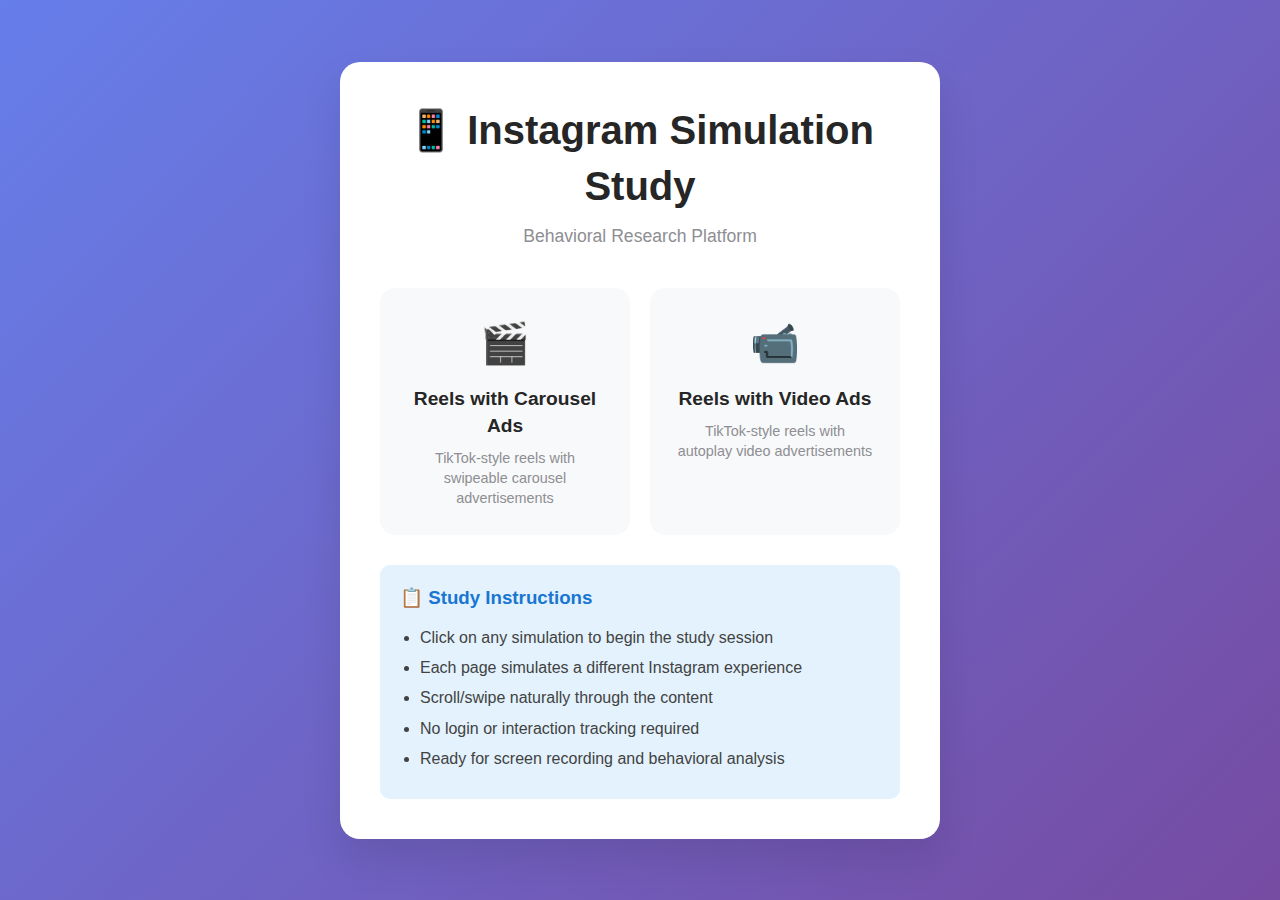
<file: index.html>
<!DOCTYPE html>
<html lang="en">
<head>
    <meta charset="UTF-8">
    <meta name="viewport" content="width=device-width, initial-scale=1.0">
    <title>Instagram Simulation Study</title>
    <link rel="stylesheet" href="css/common.css">
    <style>
        body {
            background: linear-gradient(135deg, #667eea 0%, #764ba2 100%);
            font-family: -apple-system, BlinkMacSystemFont, 'Segoe UI', Roboto, sans-serif;
            margin: 0;
            padding: 20px;
            min-height: 100vh;
            display: flex;
            align-items: center;
            justify-content: center;
        }

        .container {
            background: white;
            border-radius: 20px;
            padding: 40px;
            box-shadow: 0 20px 40px rgba(0,0,0,0.1);
            text-align: center;
            max-width: 600px;
            width: 100%;
        }

        h1 {
            color: #262626;
            margin-bottom: 10px;
            font-size: 2.5rem;
            font-weight: 700;
        }

        .subtitle {
            color: #8e8e93;
            margin-bottom: 40px;
            font-size: 1.1rem;
        }

        .simulation-grid {
            display: grid;
            grid-template-columns: repeat(auto-fit, minmax(250px, 1fr));
            gap: 20px;
            margin-top: 30px;
        }

        .simulation-card {
            background: #f8f9fa;
            border-radius: 15px;
            padding: 25px;
            text-decoration: none;
            color: inherit;
            transition: all 0.3s ease;
            border: 2px solid transparent;
        }

        .simulation-card:hover {
            transform: translateY(-5px);
            box-shadow: 0 10px 25px rgba(0,0,0,0.1);
            border-color: #0095f6;
        }

        .card-icon {
            font-size: 2.5rem;
            margin-bottom: 15px;
            display: block;
        }

        .card-title {
            font-size: 1.2rem;
            font-weight: 600;
            margin-bottom: 8px;
            color: #262626;
        }

        .card-description {
            font-size: 0.9rem;
            color: #8e8e93;
            line-height: 1.4;
        }

        .instructions {
            background: #e3f2fd;
            border-radius: 10px;
            padding: 20px;
            margin-top: 30px;
            text-align: left;
        }

        .instructions h3 {
            color: #1976d2;
            margin-top: 0;
            margin-bottom: 15px;
        }

        .instructions ul {
            margin: 0;
            padding-left: 20px;
        }

        .instructions li {
            margin-bottom: 8px;
            color: #424242;
        }
    </style>
</head>
<body>
    <div class="container">
        <h1>📱 Instagram Simulation Study</h1>
        <p class="subtitle">Behavioral Research Platform</p>
        
        <div class="simulation-grid">
            <a href="reels_carousel.html" class="simulation-card">
                <span class="card-icon">🎬</span>
                <div class="card-title">Reels with Carousel Ads</div>
                <div class="card-description">TikTok-style reels with swipeable carousel advertisements</div>
            </a>
            
            <a href="reels_video.html" class="simulation-card">
                <span class="card-icon">📹</span>
                <div class="card-title">Reels with Video Ads</div>
                <div class="card-description">TikTok-style reels with autoplay video advertisements</div>
            </a>
        </div>

        <div class="instructions">
            <h3>📋 Study Instructions</h3>
            <ul>
                <li>Click on any simulation to begin the study session</li>
                <li>Each page simulates a different Instagram experience</li>
                <li>Scroll/swipe naturally through the content</li>
                <li>No login or interaction tracking required</li>
                <li>Ready for screen recording and behavioral analysis</li>
            </ul>
        </div>
    </div>
</body>
</html>
</file>
<file: css/common.css>
/* Common Styles for Instagram Simulation Study */

/* Reset and Base Styles */
* {
    margin: 0;
    padding: 0;
    box-sizing: border-box;
}

body {
    font-family: -apple-system, BlinkMacSystemFont, 'Segoe UI', Roboto, Helvetica, Arial, sans-serif;
    background: #000;
    color: #fff;
    line-height: 1.4;
    margin: 0;
    padding: 0;
}

/* Simple Container - No Phone Frame */
.phone-container {
    width: 375px;
    max-width: 100%;
    margin: 0 auto;
    background: #000;
    position: relative;
    overflow: hidden;
}

.phone-screen {
    width: 100%;
    background: #000;
    position: relative;
}

/* Instagram Header */
.ig-header {
    background: #000;
    border-bottom: 1px solid #333;
    padding: 12px 16px;
    display: flex;
    align-items: center;
    justify-content: space-between;
    position: sticky;
    top: 0;
    z-index: 100;
}

.ig-logo {
    font-size: 24px;
    font-weight: 600;
    color: #fff;
}

.header-actions {
    display: flex;
    gap: 16px;
    align-items: center;
}

.header-icon {
    font-size: 20px;
    color: #fff;
    cursor: pointer;
}

/* Post Styles */
.post {
    background: #000;
    border-bottom: 1px solid #333;
    margin-bottom: 0;
}

.post-header {
    display: flex;
    align-items: center;
    padding: 12px 16px;
    gap: 12px;
}

.user-avatar {
    width: 32px;
    height: 32px;
    border-radius: 50%;
    background: linear-gradient(45deg, #f09433, #e6683c, #dc2743, #cc2366, #bc1888);
    display: flex;
    align-items: center;
    justify-content: center;
    color: white;
    font-weight: 600;
    font-size: 14px;
}

.username {
    font-weight: 600;
    font-size: 14px;
    color: #fff;
}

.post-location {
    font-size: 12px;
    color: #999;
}

.post-more {
    margin-left: auto;
    font-size: 18px;
    color: #fff;
    cursor: pointer;
}

/* Post Content */
.post-content {
    position: relative;
    width: 100%;
    background: #000;
}

.post-image {
    width: 100%;
    height: auto;
    display: block;
}

.post-video {
    width: 100%;
    height: auto;
    display: block;
}

/* Post Actions */
.post-actions {
    padding: 12px 16px;
    display: flex;
    align-items: center;
    gap: 16px;
}

.action-icon {
    width: 24px;
    height: 24px;
    color: #fff;
    cursor: pointer;
    transition: color 0.2s ease;
}

.action-icon:hover {
    color: #ed4956;
}

.action-icon.liked {
    color: #ed4956;
}

.save-icon {
    margin-left: auto;
}

/* Post Engagement */
.post-engagement {
    padding: 0 16px 8px;
}

.likes-count {
    font-weight: 600;
    font-size: 14px;
    color: #fff;
    margin-bottom: 4px;
}

.post-caption {
    font-size: 14px;
    color: #fff;
    margin-bottom: 4px;
}

.caption-username {
    font-weight: 600;
}

.post-comments {
    font-size: 14px;
    color: #999;
    margin-bottom: 4px;
}

.post-timestamp {
    font-size: 12px;
    color: #999;
    text-transform: uppercase;
}

/* Carousel Styles */
.carousel-container, .reel-carousel {
    position: relative;
    overflow: hidden;
    width: 100%;
    height: 100%;
}

.carousel-track, .reel-carousel-track {
    display: flex;
    transition: transform 0.3s ease;
    width: 100%;
    height: 100%;
}

.carousel-slide, .reel-carousel-slide {
    min-width: 100%;
    width: 100%;
    flex-shrink: 0;
    border-radius: 8px;
    overflow: hidden;
}

.carousel-image, .reel-carousel-image {
    width: 100%;
    height: 100%;
    object-fit: cover;
}

.carousel-dots, .reel-carousel-dots {
    position: absolute;
    bottom: 16px;
    left: 50%;
    transform: translateX(-50%);
    display: flex;
    gap: 6px;
    z-index: 10;
}

.carousel-dot, .reel-carousel-dot {
    width: 6px;
    height: 6px;
    border-radius: 50%;
    background: rgba(255, 255, 255, 0.5);
    cursor: pointer;
    transition: background 0.3s ease;
}

.carousel-dot.active, .reel-carousel-dot.active {
    background: #fff;
}

/* Reels Styles */
.reels-container {
    width: 100%;
    height: 100vh;
    position: relative;
    background: #000;
}

.reels-container::-webkit-scrollbar {
    display: none;
}

.reel {
    width: 100%;
    height: 100vh;
    position: absolute;
    top: 0;
    left: 0;
    background: #000;
    display: flex;
    align-items: center;
    justify-content: center;
    opacity: 0;
    visibility: hidden;
    transition: opacity 0.3s ease, visibility 0.3s ease;
}

.reel:first-child {
    opacity: 1;
    visibility: visible;
}

.reel.active {
    opacity: 1;
    visibility: visible;
}

.reel-page {
    width: 100%;
    height: 100vh;
    position: relative;
}

.reel-video {
    width: 100%;
    height: 100%;
    object-fit: cover;
}

.reel-overlay {
    position: absolute;
    right: 16px;
    bottom: 100px;
    display: flex;
    flex-direction: column;
    gap: 20px;
    align-items: center;
}

.reel-action {
    display: flex;
    flex-direction: column;
    align-items: center;
    gap: 4px;
    color: #fff;
    cursor: pointer;
}

.reel-action-icon {
    width: 28px;
    height: 28px;
    color: #fff;
    filter: drop-shadow(0 2px 4px rgba(0,0,0,0.3));
}

.reel-action-count {
    font-size: 12px;
    font-weight: 600;
    filter: drop-shadow(0 2px 4px rgba(0,0,0,0.3));
}

.reel-info {
    position: absolute;
    bottom: 20px;
    left: 16px;
    right: 80px;
    color: #fff;
}

.reel-username {
    font-weight: 600;
    font-size: 16px;
    margin-bottom: 8px;
    filter: drop-shadow(0 2px 4px rgba(0,0,0,0.3));
}

.reel-caption {
    font-size: 14px;
    margin-bottom: 8px;
    filter: drop-shadow(0 2px 4px rgba(0,0,0,0.3));
}

.reel-music {
    display: flex;
    align-items: center;
    gap: 8px;
    font-size: 12px;
    filter: drop-shadow(0 2px 4px rgba(0,0,0,0.3));
}

.music-note {
    font-size: 14px;
}

/* Ad Styles */
.ad-badge {
    position: absolute;
    top: 8px;
    left: 8px;
    background: rgba(0, 0, 0, 0.7);
    color: #fff;
    padding: 4px 8px;
    border-radius: 4px;
    font-size: 10px;
    font-weight: 600;
    text-transform: uppercase;
}

/* Scroll Container */
.scroll-container {
    flex: 1;
    overflow-y: auto;
    padding-bottom: 20px;
}

/* Utility Classes */
.hidden {
    display: none;
}

.fade-in {
    animation: fadeIn 0.3s ease-in;
}

@keyframes fadeIn {
    from { opacity: 0; }
    to { opacity: 1; }
}

/* Responsive Design */
@media (max-width: 400px) {
    .phone-container {
        width: 100%;
        margin: 0;
        padding: 0;
    }
}

/* Loading States */
.loading {
    display: flex;
    align-items: center;
    justify-content: center;
    height: 200px;
    color: #8e8e93;
}

.spinner {
    width: 20px;
    height: 20px;
    border: 2px solid #dbdbdb;
    border-top: 2px solid #0095f6;
    border-radius: 50%;
    animation: spin 1s linear infinite;
}

@keyframes spin {
    0% { transform: rotate(0deg); }
    100% { transform: rotate(360deg); }
}
</file>
